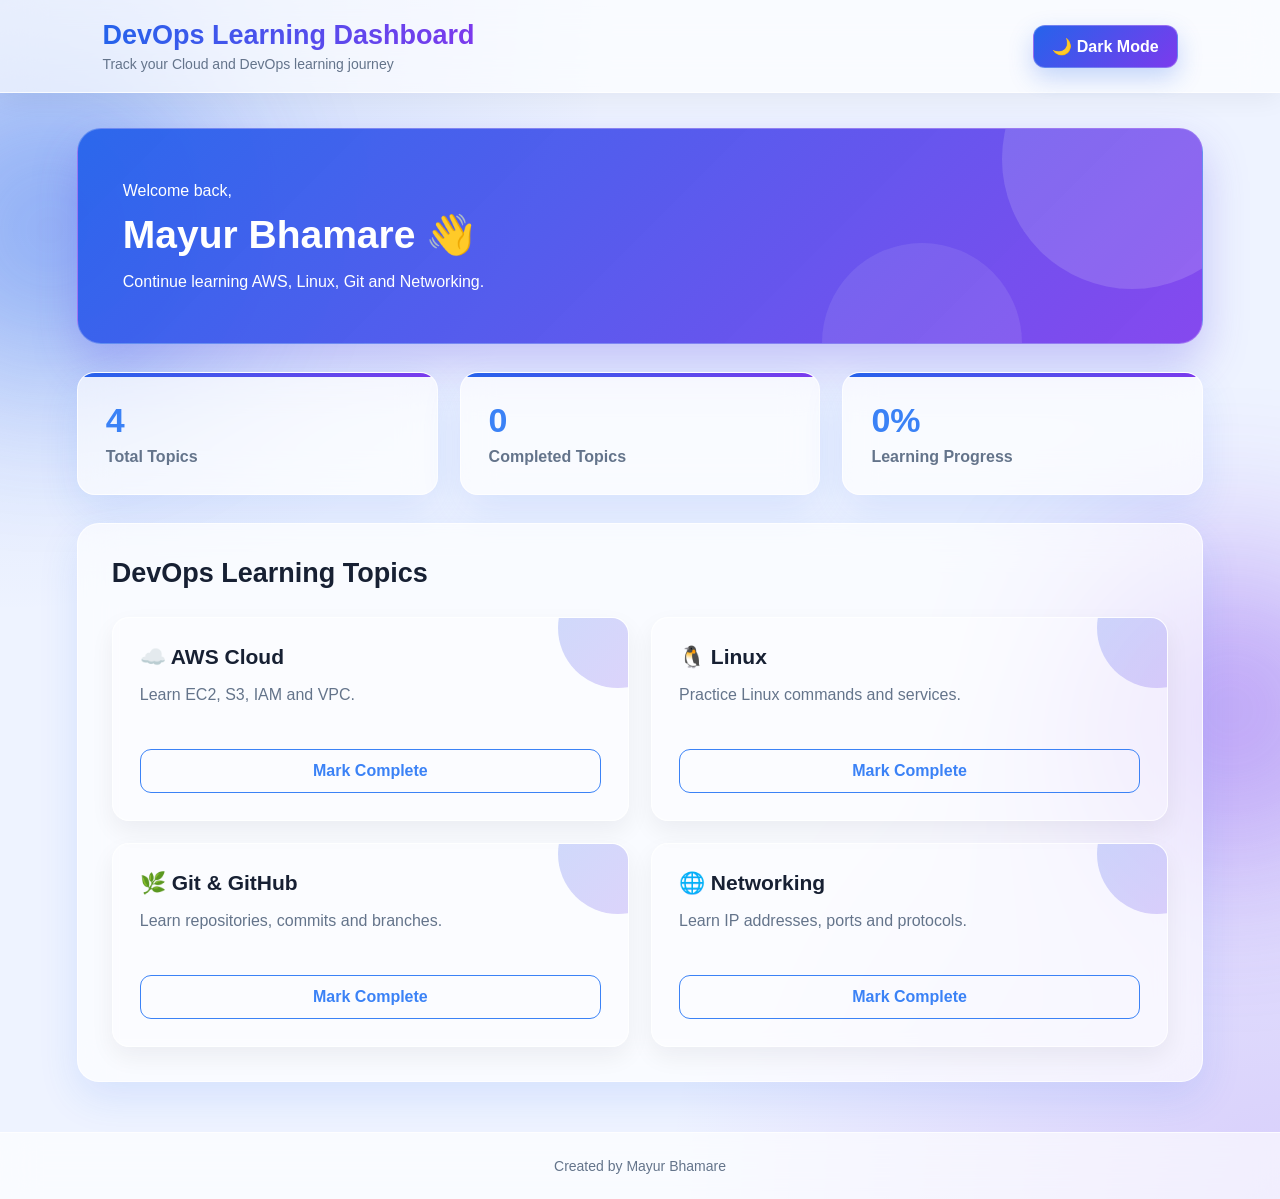
<file: index.html>
<!DOCTYPE html>
<html lang="en">
<head>
    <meta charset="UTF-8">
    <meta name="viewport" content="width=device-width, initial-scale=1.0">

    <title>Cloud & DevOps Learning Dashboard</title>

    <link rel="stylesheet" href="style.css">
</head>

<body>

    <header class="header">
        <div>
            <h1>DevOps Learning Dashboard</h1>
            <p>Track your Cloud and DevOps learning journey</p>
        </div>

        <button id="themeButton">
            🌙 Dark Mode
        </button>
    </header>

    <main class="container">

        <section class="hero-section">
            <p>Welcome back,</p>
            <h2>Mayur Bhamare 👋</h2>
            <p>Continue learning AWS, Linux, Git and Networking.</p>
        </section>

        <section class="stats-section">

            <div class="stat-card">
                <h3>4</h3>
                <p>Total Topics</p>
            </div>

            <div class="stat-card">
                <h3 id="completedTopics">0</h3>
                <p>Completed Topics</p>
            </div>

            <div class="stat-card">
                <h3 id="progressPercentage">0%</h3>
                <p>Learning Progress</p>
            </div>

        </section>

        <section class="topics-section">

            <h2>DevOps Learning Topics</h2>

            <div class="topic-grid">

                <div class="topic-card" data-topic="aws">
                    <h3>☁️ AWS Cloud</h3>

                    <p>
                        Learn EC2, S3, IAM and VPC.
                    </p>

                    <button class="complete-button">
                        Mark Complete
                    </button>
                </div>

                <div class="topic-card" data-topic="linux">
                    <h3>🐧 Linux</h3>

                    <p>
                        Practice Linux commands and services.
                    </p>

                    <button class="complete-button">
                        Mark Complete
                    </button>
                </div>

                <div class="topic-card" data-topic="git">
                    <h3>🌿 Git & GitHub</h3>

                    <p>
                        Learn repositories, commits and branches.
                    </p>

                    <button class="complete-button">
                        Mark Complete
                    </button>
                </div>

                <div class="topic-card" data-topic="networking">
                    <h3>🌐 Networking</h3>

                    <p>
                        Learn IP addresses, ports and protocols.
                    </p>

                    <button class="complete-button">
                        Mark Complete
                    </button>
                </div>

            </div>

        </section>

    </main>

    <footer>
        <p>Created by Mayur Bhamare</p>
    </footer>

    <script src="script.js"></script>

</body>
</html>
</file>
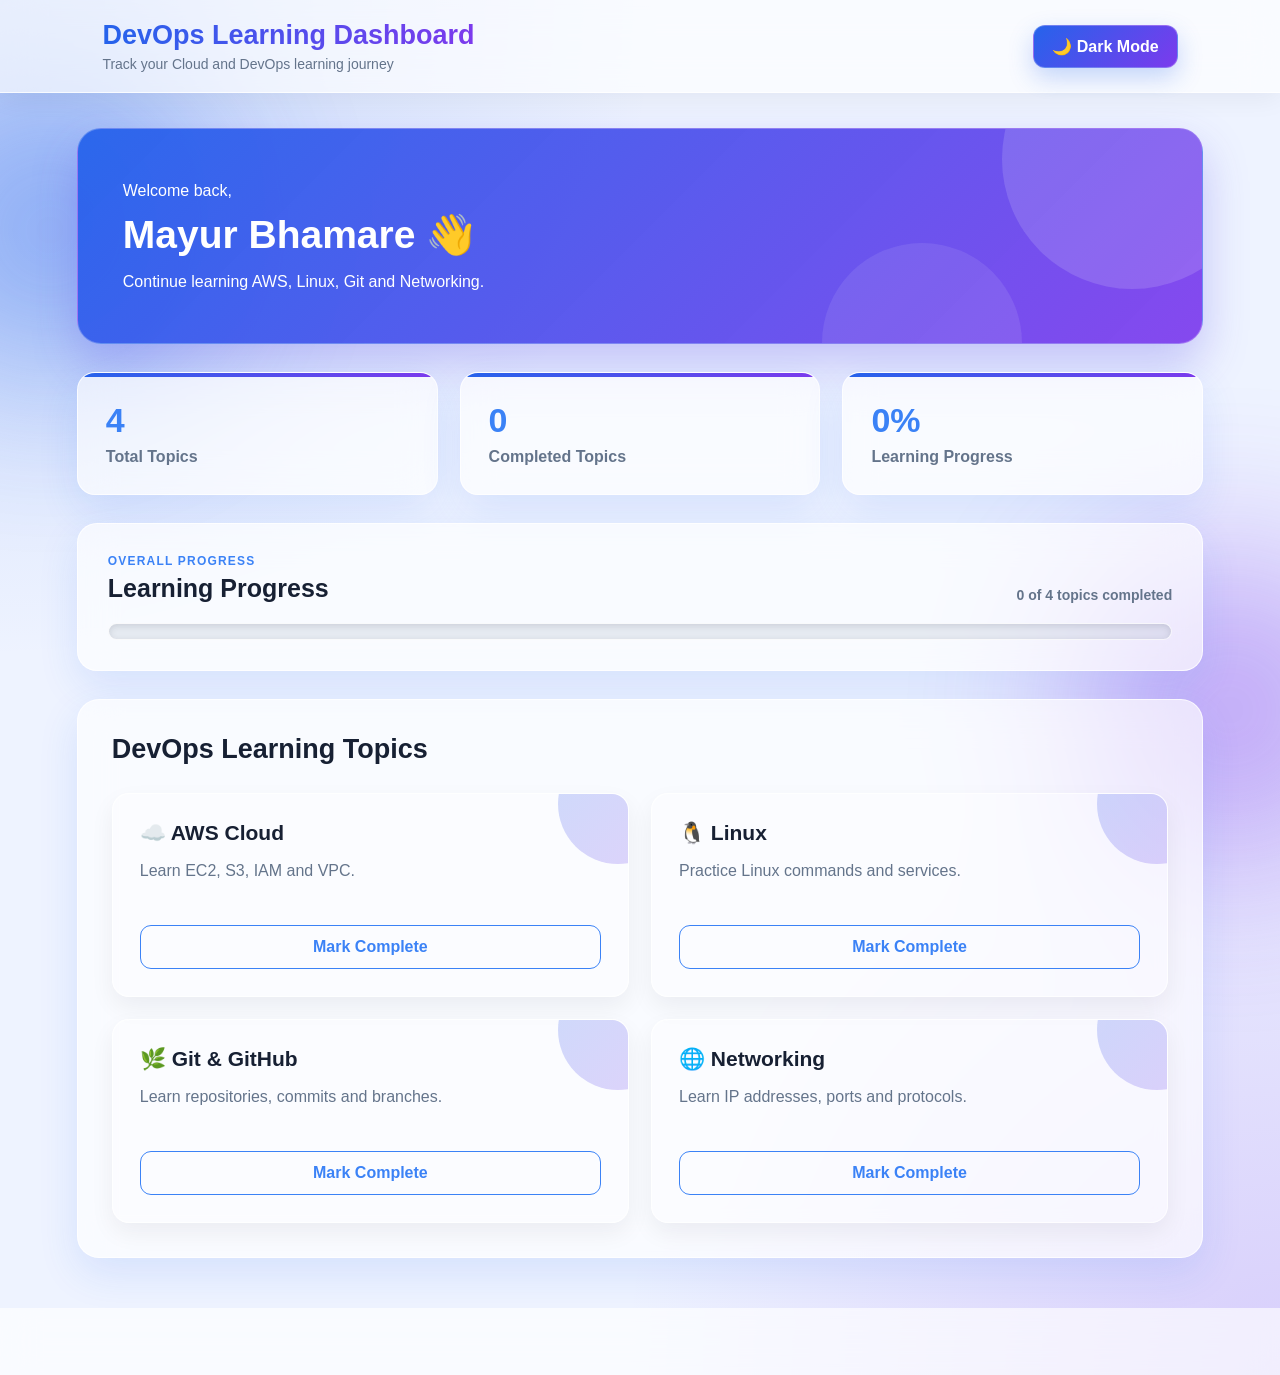
<file: Cloud-Devops-Learning-main/index.html>
<!DOCTYPE html>
<html lang="en">
<head>
    <meta charset="UTF-8">
    <meta name="viewport" content="width=device-width, initial-scale=1.0">

    <title>Cloud & DevOps Learning Dashboard</title>

    <link rel="stylesheet" href="style.css">
</head>

<body>

    <header class="header">
        <div>
            <h1>DevOps Learning Dashboard</h1>
            <p>Track your Cloud and DevOps learning journey</p>
        </div>

        <button id="themeButton">
            🌙 Dark Mode
        </button>
    </header>

    <main class="container">

        <section class="hero-section">
            <p>Welcome back,</p>
            <h2>Mayur Bhamare 👋</h2>
            <p>Continue learning AWS, Linux, Git and Networking.</p>
        </section>

        <section class="stats-section">

            <div class="stat-card">
                <h3>4</h3>
                <p>Total Topics</p>
            </div>

            <div class="stat-card">
                <h3 id="completedTopics">0</h3>
                <p>Completed Topics</p>
            </div>

            <div class="stat-card">
                <h3 id="progressPercentage">0%</h3>
                <p>Learning Progress</p>
            </div>

        </section>

        <section class="progress-section">
            <div class="progress-heading">
                <div>
                    <p class="progress-label">Overall Progress</p>
                    <h2>Learning Progress</h2>
                </div>

                <span id="progressText">0 of 4 topics completed</span>
            </div>

            <div
                class="progress-container"
                role="progressbar"
                aria-label="Learning progress"
                aria-valuemin="0"
                aria-valuemax="100"
                aria-valuenow="0"
            >
                <div id="progressBar" class="progress-bar"></div>
            </div>
        </section>

        <section class="topics-section">

            <h2>DevOps Learning Topics</h2>

            <div class="topic-grid">

                <div class="topic-card" data-topic="aws">
                    <h3>☁️ AWS Cloud</h3>

                    <p>
                        Learn EC2, S3, IAM and VPC.
                    </p>

                    <button class="complete-button">
                        Mark Complete
                    </button>
                </div>

                <div class="topic-card" data-topic="linux">
                    <h3>🐧 Linux</h3>

                    <p>
                        Practice Linux commands and services.
                    </p>

                    <button class="complete-button">
                        Mark Complete
                    </button>
                </div>

                <div class="topic-card" data-topic="git">
                    <h3>🌿 Git & GitHub</h3>

                    <p>
                        Learn repositories, commits and branches.
                    </p>

                    <button class="complete-button">
                        Mark Complete
                    </button>
                </div>

                <div class="topic-card" data-topic="networking">
                    <h3>🌐 Networking</h3>

                    <p>
                        Learn IP addresses, ports and protocols.
                    </p>

                    <button class="complete-button">
                        Mark Complete
                    </button>
                </div>

            </div>

        </section>

    </main>

    <footer>
        <p>Created by Mayur Bhamare</p>
    </footer>

    <script src="script.js"></script>

</body>
</html>
</file>
<file: style.css>
/* =========================
   Global Settings
========================= */

* {
    margin: 0;
    padding: 0;
    box-sizing: border-box;
}

:root {
    --background: #eef3ff;
    --secondary-background: #f8faff;

    --card-background: rgba(255, 255, 255, 0.65);
    --card-border: rgba(255, 255, 255, 0.75);

    --primary: #2563eb;
    --secondary: #7c3aed;

    --text-primary: #172033;
    --text-secondary: #64748b;

    --shadow: 0 15px 40px rgba(37, 99, 235, 0.12);
}

body.dark-mode {
    --background: #07111f;
    --secondary-background: #101c30;

    --card-background: rgba(30, 41, 59, 0.72);
    --card-border: rgba(148, 163, 184, 0.18);

    --text-primary: #f8fafc;
    --text-secondary: #cbd5e1;

    --shadow: 0 18px 45px rgba(0, 0, 0, 0.35);
}

html {
    scroll-behavior: smooth;
}

body {
    min-height: 100vh;
    overflow-x: hidden;

    font-family: Arial, Helvetica, sans-serif;

    background:
        radial-gradient(
            circle at top left,
            rgba(37, 99, 235, 0.20),
            transparent 35%
        ),
        radial-gradient(
            circle at bottom right,
            rgba(124, 58, 237, 0.20),
            transparent 35%
        ),
        var(--background);

    color: var(--text-primary);

    transition:
        background 0.4s ease,
        color 0.4s ease;
}

/* Background Decorations */

body::before,
body::after {
    content: "";
    position: fixed;
    z-index: -1;

    width: 300px;
    height: 300px;

    border-radius: 50%;
    filter: blur(90px);
    opacity: 0.45;
}

body::before {
    top: 80px;
    left: -100px;
    background: #2563eb;
}

body::after {
    right: -100px;
    bottom: 40px;
    background: #7c3aed;
}

button {
    font: inherit;
}

/* =========================
   Header
========================= */

.header {
    position: sticky;
    top: 0;
    z-index: 100;

    width: 100%;
    padding: 20px 8%;

    display: flex;
    align-items: center;
    justify-content: space-between;
    gap: 25px;

    background: var(--card-background);
    border-bottom: 1px solid var(--card-border);

    backdrop-filter: blur(20px);
    -webkit-backdrop-filter: blur(20px);

    box-shadow: 0 5px 25px rgba(15, 23, 42, 0.06);
}

.header h1 {
    margin-bottom: 5px;

    font-size: 27px;
    font-weight: 800;

    background: linear-gradient(
        90deg,
        #2563eb,
        #7c3aed
    );

    -webkit-background-clip: text;
    background-clip: text;
    color: transparent;
}

.header p {
    color: var(--text-secondary);
    font-size: 14px;
}

/* Dark Mode Button */

#themeButton {
    padding: 11px 18px;

    border: 1px solid rgba(255, 255, 255, 0.25);
    border-radius: 12px;

    background: linear-gradient(
        135deg,
        #2563eb,
        #7c3aed
    );

    color: white;
    font-weight: 700;

    cursor: pointer;

    box-shadow: 0 10px 25px rgba(37, 99, 235, 0.25);

    transition:
        transform 0.3s ease,
        box-shadow 0.3s ease;
}

#themeButton:hover {
    transform: translateY(-3px);

    box-shadow: 0 15px 30px rgba(37, 99, 235, 0.35);
}

/* =========================
   Main Container
========================= */

.container {
    width: min(1150px, 88%);
    margin: 35px auto;
}

/* =========================
   Hero Section
========================= */

.hero-section {
    position: relative;
    overflow: hidden;

    padding: 48px 45px;

    border: 1px solid rgba(255, 255, 255, 0.25);
    border-radius: 24px;

    background:
        linear-gradient(
            135deg,
            rgba(37, 99, 235, 0.95),
            rgba(124, 58, 237, 0.92)
        );

    color: white;

    box-shadow: 0 20px 45px rgba(79, 70, 229, 0.28);

    animation: fadeUp 0.8s ease;
}

.hero-section::before {
    content: "";

    position: absolute;
    top: -100px;
    right: -60px;

    width: 260px;
    height: 260px;

    border-radius: 50%;

    background: rgba(255, 255, 255, 0.14);
}

.hero-section::after {
    content: "";

    position: absolute;
    right: 180px;
    bottom: -100px;

    width: 200px;
    height: 200px;

    border-radius: 50%;

    background: rgba(255, 255, 255, 0.09);
}

.hero-section p {
    position: relative;
    z-index: 2;

    font-size: 16px;
    line-height: 1.7;
}

.hero-section h2 {
    position: relative;
    z-index: 2;

    margin: 8px 0 10px;

    font-size: 39px;
    font-weight: 800;
}

/* =========================
   Statistics Cards
========================= */

.stats-section {
    margin: 28px 0;

    display: grid;
    grid-template-columns: repeat(3, 1fr);
    gap: 22px;
}

.stat-card {
    position: relative;
    overflow: hidden;

    padding: 28px;

    border: 1px solid var(--card-border);
    border-radius: 18px;

    background: var(--card-background);

    backdrop-filter: blur(18px);
    -webkit-backdrop-filter: blur(18px);

    box-shadow: var(--shadow);

    transition:
        transform 0.3s ease,
        border-color 0.3s ease;
}

.stat-card::before {
    content: "";

    position: absolute;
    top: 0;
    left: 0;

    width: 100%;
    height: 4px;

    background: linear-gradient(
        90deg,
        #2563eb,
        #7c3aed
    );
}

.stat-card:hover {
    transform: translateY(-7px);
    border-color: rgba(37, 99, 235, 0.45);
}

.stat-card h3 {
    margin-bottom: 8px;

    color: #3b82f6;
    font-size: 34px;
    font-weight: 800;
}

.stat-card p {
    color: var(--text-secondary);
    font-weight: 600;
}

/* =========================
   Topics Section
========================= */

.topics-section {
    padding: 34px;

    border: 1px solid var(--card-border);
    border-radius: 22px;

    background: var(--card-background);

    backdrop-filter: blur(20px);
    -webkit-backdrop-filter: blur(20px);

    box-shadow: var(--shadow);
}

.topics-section > h2 {
    margin-bottom: 28px;

    font-size: 27px;
    font-weight: 800;
}

.topic-grid {
    display: grid;
    grid-template-columns: repeat(2, 1fr);
    gap: 22px;
}

/* Topic Cards */

.topic-card {
    position: relative;
    overflow: hidden;

    padding: 27px;

    border: 1px solid var(--card-border);
    border-radius: 17px;

    background: rgba(255, 255, 255, 0.34);

    box-shadow: 0 10px 25px rgba(15, 23, 42, 0.06);

    transition:
        transform 0.35s ease,
        border-color 0.35s ease,
        box-shadow 0.35s ease;
}

body.dark-mode .topic-card {
    background: rgba(51, 65, 85, 0.52);
}

.topic-card::before {
    content: "";

    position: absolute;
    top: -50px;
    right: -50px;

    width: 120px;
    height: 120px;

    border-radius: 50%;

    background: linear-gradient(
        135deg,
        rgba(37, 99, 235, 0.22),
        rgba(124, 58, 237, 0.22)
    );

    transition: transform 0.4s ease;
}

.topic-card:hover {
    transform: translateY(-8px);

    border-color: rgba(59, 130, 246, 0.60);

    box-shadow: 0 18px 35px rgba(37, 99, 235, 0.14);
}

.topic-card:hover::before {
    transform: scale(1.4);
}

.topic-card h3 {
    position: relative;
    z-index: 2;

    margin-bottom: 13px;

    font-size: 21px;
    font-weight: 800;
}

.topic-card p {
    position: relative;
    z-index: 2;

    min-height: 45px;
    margin-bottom: 22px;

    color: var(--text-secondary);

    line-height: 1.6;
}

/* Complete Button */

.complete-button {
    position: relative;
    z-index: 2;

    width: 100%;
    padding: 12px 16px;

    border: 1px solid #3b82f6;
    border-radius: 11px;

    background: transparent;

    color: #3b82f6;
    font-weight: 700;

    cursor: pointer;

    transition:
        background 0.3s ease,
        color 0.3s ease,
        transform 0.3s ease;
}

.complete-button:hover {
    background: linear-gradient(
        135deg,
        #2563eb,
        #7c3aed
    );

    color: white;

    transform: translateY(-2px);
}

/* Completed Topic */

.topic-card.completed {
    border-color: rgba(34, 197, 94, 0.75);

    background: rgba(34, 197, 94, 0.08);
}

.topic-card.completed .complete-button {
    border-color: #16a34a;
    background: linear-gradient(
        135deg,
        #16a34a,
        #22c55e
    );

    color: white;
}

/* =========================
   Footer
========================= */

footer {
    margin-top: 50px;
    padding: 25px;

    border-top: 1px solid var(--card-border);

    background: var(--card-background);

    backdrop-filter: blur(18px);
    -webkit-backdrop-filter: blur(18px);

    color: var(--text-secondary);

    text-align: center;
    font-size: 14px;
}

/* =========================
   Entry Animation
========================= */

@keyframes fadeUp {
    from {
        opacity: 0;
        transform: translateY(25px);
    }

    to {
        opacity: 1;
        transform: translateY(0);
    }
}

.stat-card,
.topic-card {
    animation: fadeUp 0.7s ease both;
}

.stat-card:nth-child(2) {
    animation-delay: 0.1s;
}

.stat-card:nth-child(3) {
    animation-delay: 0.2s;
}

.topic-card:nth-child(2) {
    animation-delay: 0.1s;
}

.topic-card:nth-child(3) {
    animation-delay: 0.2s;
}

.topic-card:nth-child(4) {
    animation-delay: 0.3s;
}

/* =========================
   Tablet & Mobile
========================= */

@media screen and (max-width: 768px) {
    .header {
        padding: 18px 5%;

        align-items: flex-start;
        flex-direction: column;
    }

    .header h1 {
        font-size: 23px;
    }

    .container {
        width: 92%;
        margin: 25px auto;
    }

    .hero-section {
        padding: 32px 25px;
    }

    .hero-section h2 {
        font-size: 29px;
    }

    .stats-section,
    .topic-grid {
        grid-template-columns: 1fr;
    }

    .topics-section {
        padding: 24px 20px;
    }
}

@media screen and (max-width: 480px) {
    .hero-section h2 {
        font-size: 25px;
    }

    .stat-card,
    .topic-card {
        padding: 22px;
    }

    #themeButton {
        width: 100%;
    }
}
</file>
<file: Cloud-Devops-Learning-main/style.css>
/* =========================
   Global Settings
========================= */

* {
    margin: 0;
    padding: 0;
    box-sizing: border-box;
}

:root {
    --background: #eef3ff;
    --secondary-background: #f8faff;

    --card-background: rgba(255, 255, 255, 0.65);
    --card-border: rgba(255, 255, 255, 0.75);

    --primary: #2563eb;
    --secondary: #7c3aed;

    --text-primary: #172033;
    --text-secondary: #64748b;

    --shadow: 0 15px 40px rgba(37, 99, 235, 0.12);
}

body.dark-mode {
    --background: #07111f;
    --secondary-background: #101c30;

    --card-background: rgba(30, 41, 59, 0.72);
    --card-border: rgba(148, 163, 184, 0.18);

    --text-primary: #f8fafc;
    --text-secondary: #cbd5e1;

    --shadow: 0 18px 45px rgba(0, 0, 0, 0.35);
}

html {
    scroll-behavior: smooth;
}

body {
    min-height: 100vh;
    overflow-x: hidden;

    font-family: Arial, Helvetica, sans-serif;

    background:
        radial-gradient(
            circle at top left,
            rgba(37, 99, 235, 0.20),
            transparent 35%
        ),
        radial-gradient(
            circle at bottom right,
            rgba(124, 58, 237, 0.20),
            transparent 35%
        ),
        var(--background);

    color: var(--text-primary);

    transition:
        background 0.4s ease,
        color 0.4s ease;
}

/* Background Decorations */

body::before,
body::after {
    content: "";
    position: fixed;
    z-index: -1;

    width: 300px;
    height: 300px;

    border-radius: 50%;
    filter: blur(90px);
    opacity: 0.45;
}

body::before {
    top: 80px;
    left: -100px;
    background: #2563eb;
}

body::after {
    right: -100px;
    bottom: 40px;
    background: #7c3aed;
}

button {
    font: inherit;
}

/* =========================
   Header
========================= */

.header {
    position: sticky;
    top: 0;
    z-index: 100;

    width: 100%;
    padding: 20px 8%;

    display: flex;
    align-items: center;
    justify-content: space-between;
    gap: 25px;

    background: var(--card-background);
    border-bottom: 1px solid var(--card-border);

    backdrop-filter: blur(20px);
    -webkit-backdrop-filter: blur(20px);

    box-shadow: 0 5px 25px rgba(15, 23, 42, 0.06);
}

.header h1 {
    margin-bottom: 5px;

    font-size: 27px;
    font-weight: 800;

    background: linear-gradient(
        90deg,
        #2563eb,
        #7c3aed
    );

    -webkit-background-clip: text;
    background-clip: text;
    color: transparent;
}

.header p {
    color: var(--text-secondary);
    font-size: 14px;
}

/* Dark Mode Button */

#themeButton {
    padding: 11px 18px;

    border: 1px solid rgba(255, 255, 255, 0.25);
    border-radius: 12px;

    background: linear-gradient(
        135deg,
        #2563eb,
        #7c3aed
    );

    color: white;
    font-weight: 700;

    cursor: pointer;

    box-shadow: 0 10px 25px rgba(37, 99, 235, 0.25);

    transition:
        transform 0.3s ease,
        box-shadow 0.3s ease;
}

#themeButton:hover {
    transform: translateY(-3px);

    box-shadow: 0 15px 30px rgba(37, 99, 235, 0.35);
}

/* =========================
   Main Container
========================= */

.container {
    width: min(1150px, 88%);
    margin: 35px auto;
}

/* =========================
   Hero Section
========================= */

.hero-section {
    position: relative;
    overflow: hidden;

    padding: 48px 45px;

    border: 1px solid rgba(255, 255, 255, 0.25);
    border-radius: 24px;

    background:
        linear-gradient(
            135deg,
            rgba(37, 99, 235, 0.95),
            rgba(124, 58, 237, 0.92)
        );

    color: white;

    box-shadow: 0 20px 45px rgba(79, 70, 229, 0.28);

    animation: fadeUp 0.8s ease;
}

.hero-section::before {
    content: "";

    position: absolute;
    top: -100px;
    right: -60px;

    width: 260px;
    height: 260px;

    border-radius: 50%;

    background: rgba(255, 255, 255, 0.14);
}

.hero-section::after {
    content: "";

    position: absolute;
    right: 180px;
    bottom: -100px;

    width: 200px;
    height: 200px;

    border-radius: 50%;

    background: rgba(255, 255, 255, 0.09);
}

.hero-section p {
    position: relative;
    z-index: 2;

    font-size: 16px;
    line-height: 1.7;
}

.hero-section h2 {
    position: relative;
    z-index: 2;

    margin: 8px 0 10px;

    font-size: 39px;
    font-weight: 800;
}

/* =========================
   Statistics Cards
========================= */

.stats-section {
    margin: 28px 0;

    display: grid;
    grid-template-columns: repeat(3, 1fr);
    gap: 22px;
}

.stat-card {
    position: relative;
    overflow: hidden;

    padding: 28px;

    border: 1px solid var(--card-border);
    border-radius: 18px;

    background: var(--card-background);

    backdrop-filter: blur(18px);
    -webkit-backdrop-filter: blur(18px);

    box-shadow: var(--shadow);

    transition:
        transform 0.3s ease,
        border-color 0.3s ease;
}

.stat-card::before {
    content: "";

    position: absolute;
    top: 0;
    left: 0;

    width: 100%;
    height: 4px;

    background: linear-gradient(
        90deg,
        #2563eb,
        #7c3aed
    );
}

.stat-card:hover {
    transform: translateY(-7px);
    border-color: rgba(37, 99, 235, 0.45);
}

.stat-card h3 {
    margin-bottom: 8px;

    color: #3b82f6;
    font-size: 34px;
    font-weight: 800;
}

.stat-card p {
    color: var(--text-secondary);
    font-weight: 600;
}

/* =========================
   Progress Section
========================= */

.progress-section {
    margin-bottom: 28px;
    padding: 30px;

    border: 1px solid var(--card-border);
    border-radius: 20px;

    background: var(--card-background);

    backdrop-filter: blur(18px);
    -webkit-backdrop-filter: blur(18px);

    box-shadow: var(--shadow);

    animation: fadeUp 0.7s ease both;
    animation-delay: 0.25s;
}

.progress-heading {
    margin-bottom: 20px;

    display: flex;
    align-items: flex-end;
    justify-content: space-between;
    gap: 20px;
}

.progress-heading h2 {
    font-size: 25px;
    font-weight: 800;
}

.progress-label {
    margin-bottom: 6px;

    color: #3b82f6;
    font-size: 12px;
    font-weight: 800;
    letter-spacing: 1.2px;
    text-transform: uppercase;
}

#progressText {
    color: var(--text-secondary);
    font-size: 14px;
    font-weight: 700;
}

.progress-container {
    width: 100%;
    height: 17px;
    overflow: hidden;

    border: 1px solid var(--card-border);
    border-radius: 999px;

    background: rgba(148, 163, 184, 0.20);

    box-shadow: inset 0 2px 6px rgba(15, 23, 42, 0.12);
}

.progress-bar {
    width: 0;
    height: 100%;

    border-radius: inherit;

    background: linear-gradient(
        90deg,
        #2563eb,
        #7c3aed,
        #22c55e
    );

    box-shadow: 0 0 18px rgba(59, 130, 246, 0.55);

    transition: width 0.55s ease;
}

/* =========================
   Topics Section
========================= */

.topics-section {
    padding: 34px;

    border: 1px solid var(--card-border);
    border-radius: 22px;

    background: var(--card-background);

    backdrop-filter: blur(20px);
    -webkit-backdrop-filter: blur(20px);

    box-shadow: var(--shadow);
}

.topics-section > h2 {
    margin-bottom: 28px;

    font-size: 27px;
    font-weight: 800;
}

.topic-grid {
    display: grid;
    grid-template-columns: repeat(2, 1fr);
    gap: 22px;
}

/* Topic Cards */

.topic-card {
    position: relative;
    overflow: hidden;

    padding: 27px;

    border: 1px solid var(--card-border);
    border-radius: 17px;

    background: rgba(255, 255, 255, 0.34);

    box-shadow: 0 10px 25px rgba(15, 23, 42, 0.06);

    transition:
        transform 0.35s ease,
        border-color 0.35s ease,
        box-shadow 0.35s ease;
}

body.dark-mode .topic-card {
    background: rgba(51, 65, 85, 0.52);
}

.topic-card::before {
    content: "";

    position: absolute;
    top: -50px;
    right: -50px;

    width: 120px;
    height: 120px;

    border-radius: 50%;

    background: linear-gradient(
        135deg,
        rgba(37, 99, 235, 0.22),
        rgba(124, 58, 237, 0.22)
    );

    transition: transform 0.4s ease;
}

.topic-card:hover {
    transform: translateY(-8px);

    border-color: rgba(59, 130, 246, 0.60);

    box-shadow: 0 18px 35px rgba(37, 99, 235, 0.14);
}

.topic-card:hover::before {
    transform: scale(1.4);
}

.topic-card h3 {
    position: relative;
    z-index: 2;

    margin-bottom: 13px;

    font-size: 21px;
    font-weight: 800;
}

.topic-card p {
    position: relative;
    z-index: 2;

    min-height: 45px;
    margin-bottom: 22px;

    color: var(--text-secondary);

    line-height: 1.6;
}

/* Complete Button */

.complete-button {
    position: relative;
    z-index: 2;

    width: 100%;
    padding: 12px 16px;

    border: 1px solid #3b82f6;
    border-radius: 11px;

    background: transparent;

    color: #3b82f6;
    font-weight: 700;

    cursor: pointer;

    transition:
        background 0.3s ease,
        color 0.3s ease,
        transform 0.3s ease;
}

.complete-button:hover {
    background: linear-gradient(
        135deg,
        #2563eb,
        #7c3aed
    );

    color: white;

    transform: translateY(-2px);
}

/* Completed Topic */

.topic-card.completed {
    border-color: rgba(34, 197, 94, 0.75);

    background: rgba(34, 197, 94, 0.08);
}

.topic-card.completed .complete-button {
    border-color: #16a34a;
    background: linear-gradient(
        135deg,
        #16a34a,
        #22c55e
    );

    color: white;
}

/* =========================
   Footer
========================= */

footer {
    margin-top: 50px;
    padding: 25px;

    border-top: 1px solid var(--card-border);

    background: var(--card-background);

    backdrop-filter: blur(18px);
    -webkit-backdrop-filter: blur(18px);

    color: var(--text-secondary);

    text-align: center;
    font-size: 14px;
}

/* =========================
   Entry Animation
========================= */

@keyframes fadeUp {
    from {
        opacity: 0;
        transform: translateY(25px);
    }

    to {
        opacity: 1;
        transform: translateY(0);
    }
}

.stat-card,
.topic-card {
    animation: fadeUp 0.7s ease both;
}

.stat-card:nth-child(2) {
    animation-delay: 0.1s;
}

.stat-card:nth-child(3) {
    animation-delay: 0.2s;
}

.topic-card:nth-child(2) {
    animation-delay: 0.1s;
}

.topic-card:nth-child(3) {
    animation-delay: 0.2s;
}

.topic-card:nth-child(4) {
    animation-delay: 0.3s;
}

/* =========================
   Tablet & Mobile
========================= */

@media screen and (max-width: 768px) {
    .header {
        padding: 18px 5%;

        align-items: flex-start;
        flex-direction: column;
    }

    .header h1 {
        font-size: 23px;
    }

    .container {
        width: 92%;
        margin: 25px auto;
    }

    .hero-section {
        padding: 32px 25px;
    }

    .hero-section h2 {
        font-size: 29px;
    }

    .stats-section,
    .topic-grid {
        grid-template-columns: 1fr;
    }

    .progress-heading {
        align-items: flex-start;
        flex-direction: column;
        gap: 10px;
    }

    .progress-section,
    .topics-section {
        padding: 24px 20px;
    }
}

@media screen and (max-width: 480px) {
    .hero-section h2 {
        font-size: 25px;
    }

    .stat-card,
    .topic-card {
        padding: 22px;
    }

    #themeButton {
        width: 100%;
    }
}
</file>
